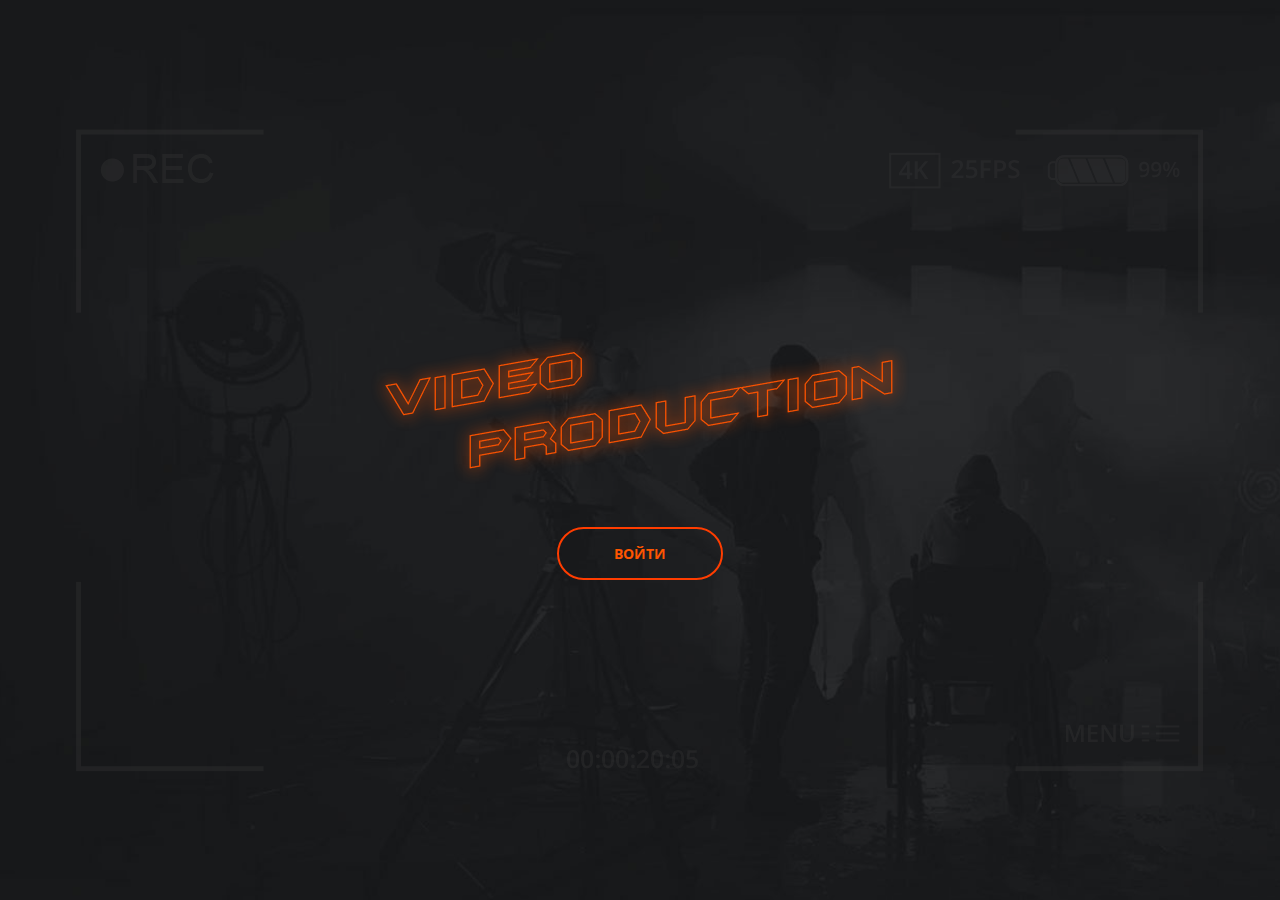
<file: index.html>
<!DOCTYPE html>
<html lang="ru">

<head>
  <meta charset="UTF-8">
  <meta name="viewport" content="width=1140, initial-scale=1.0">
  <link rel="stylesheet" href="./css/main.css">
  <link rel="stylesheet" href="https://cdnjs.cloudflare.com/ajax/libs/animate.css/4.1.1/animate.min.css">
  <title>Video Production | Main Page</title>
</head>

<body>

  <div class="wrapper index-page-wrapper">
    <div class="welcome-container">
      <div class="welcome__block animate__animated animate__jackInTheBox">
        <div class="logo ">
          <a href="./index.html" class="logo__link">
            <img src="./img/big logo.png" alt="" class="logo__image">
          </a>
        </div>
        <div class="welcome__button">
          <a href="./main-page.html" class="button button-link">Войти</a>
        </div>
      </div>
    </div>
  </div>

</body>

</html>
</file>
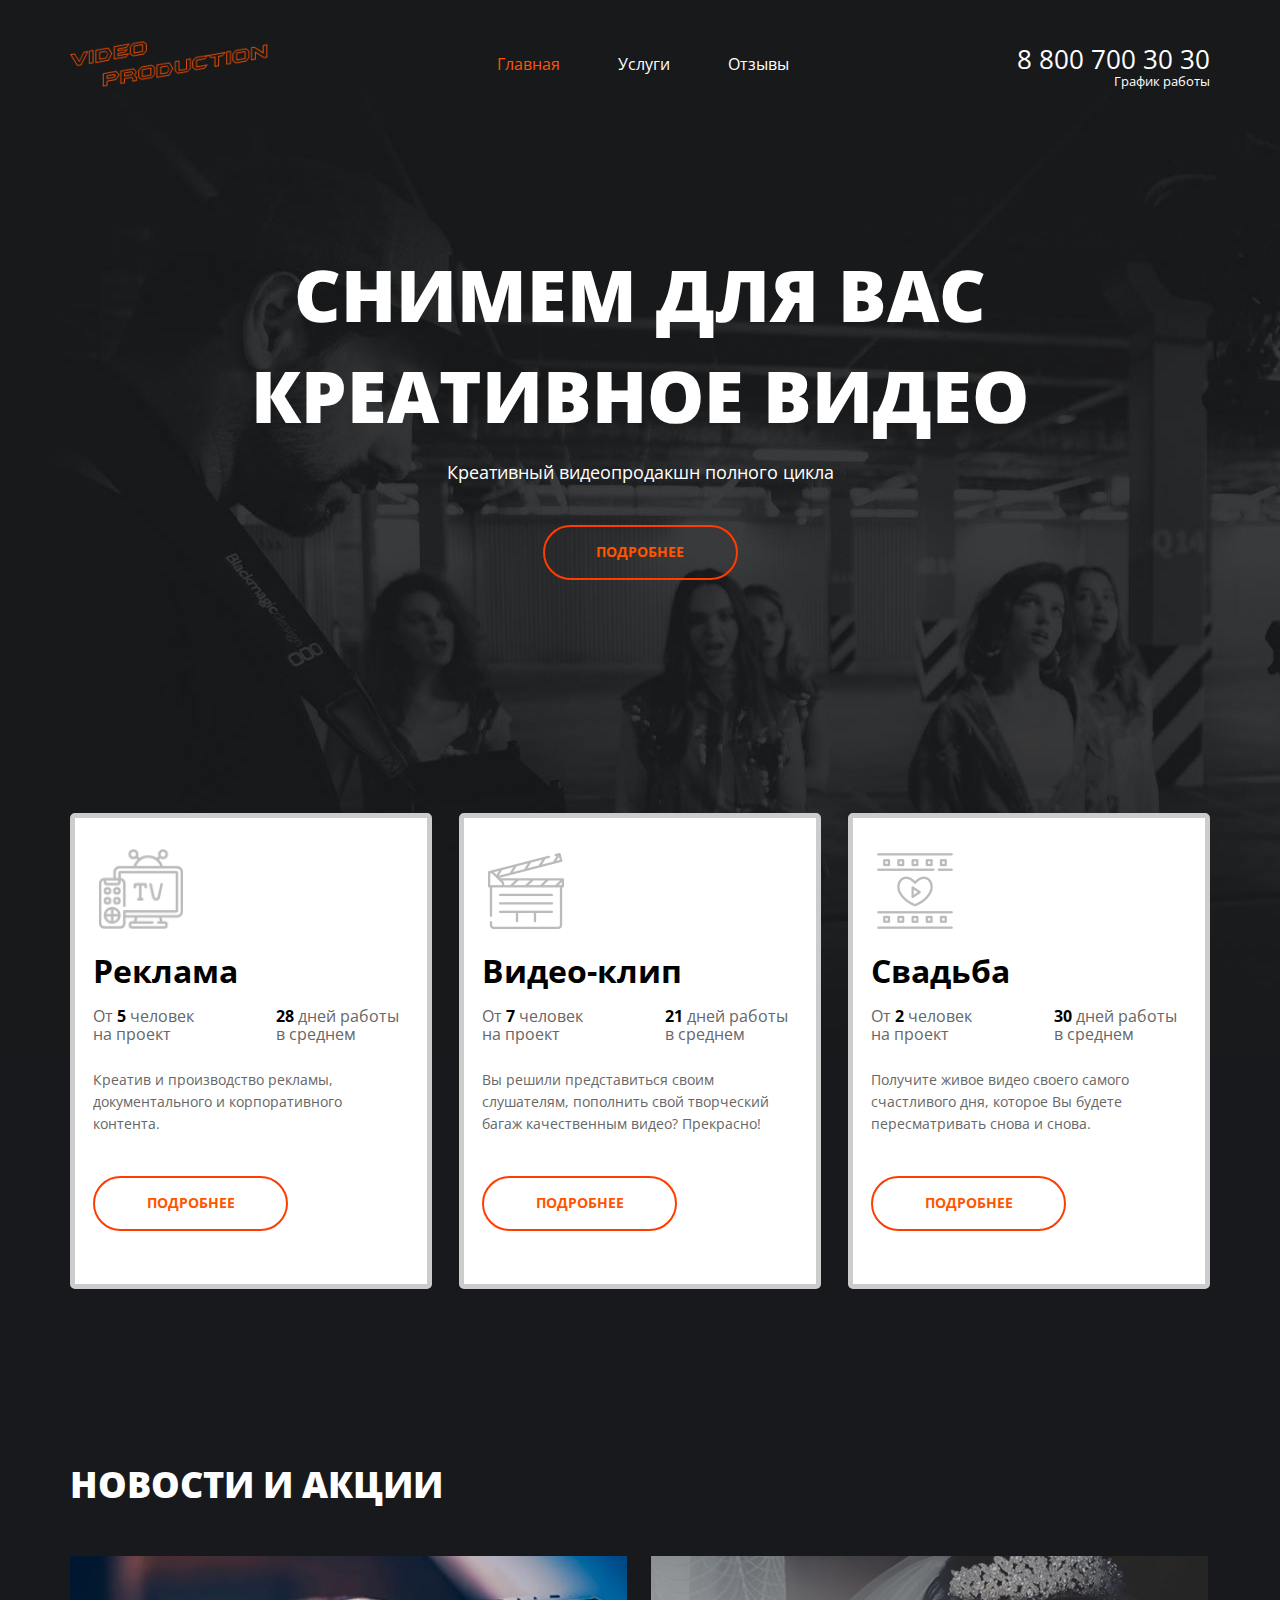
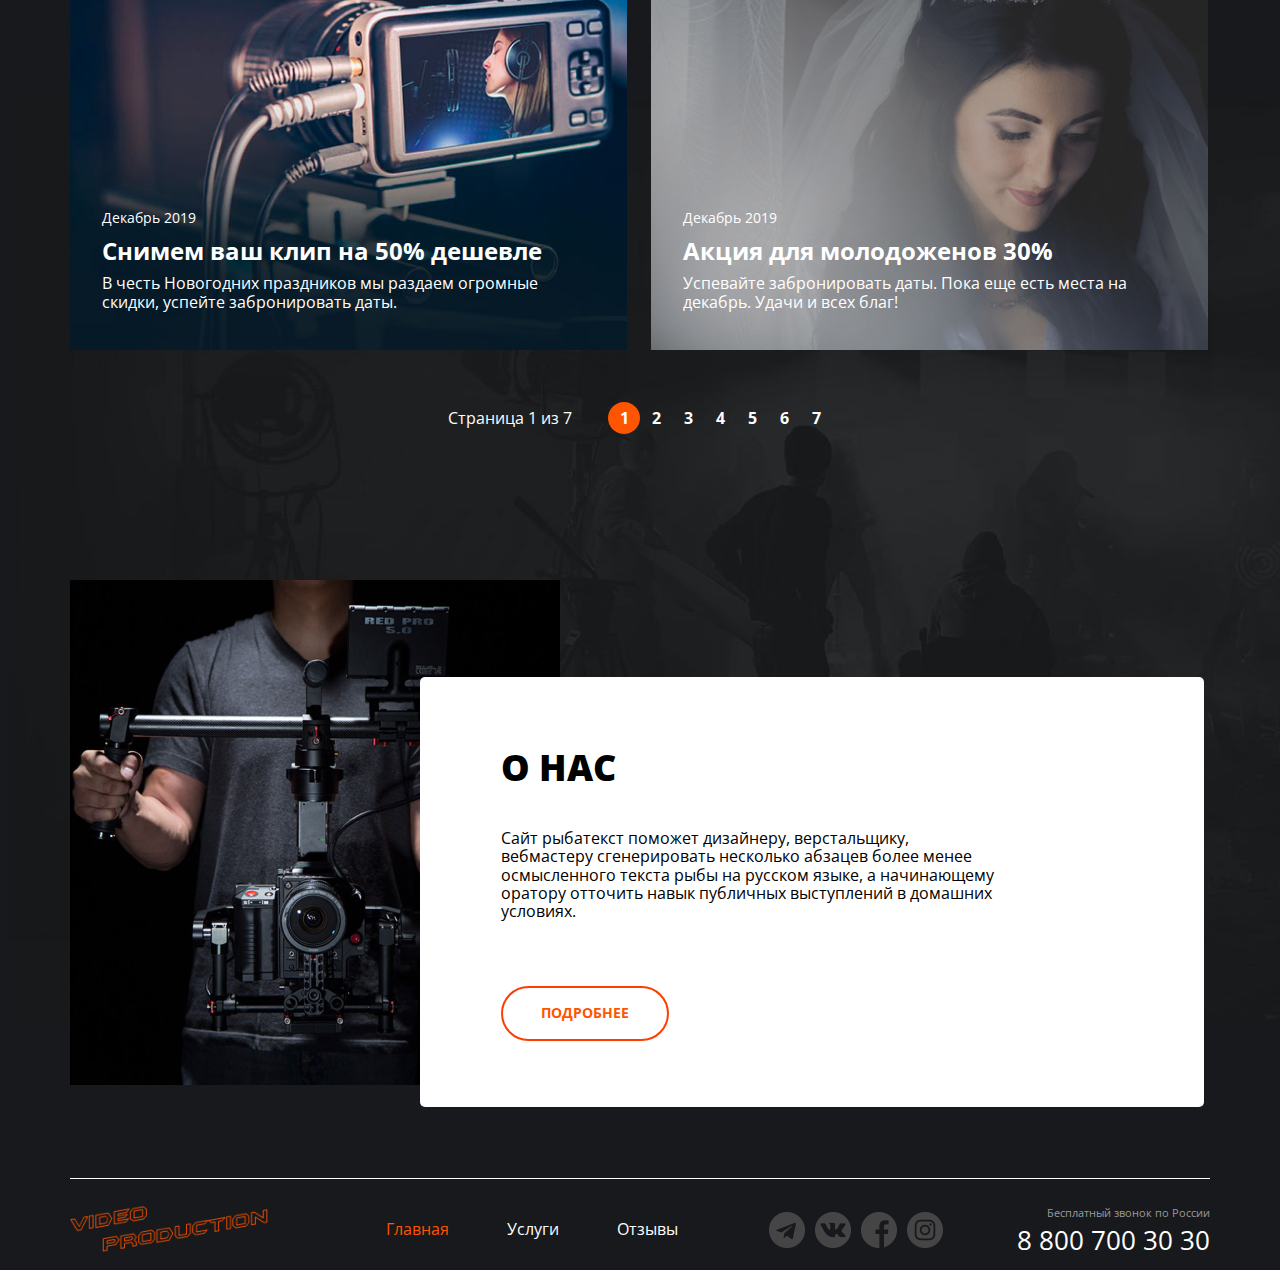
<file: main-page.html>
<!DOCTYPE html>
<html lang="ru">

<head>
  <meta charset="UTF-8">
  <meta name="viewport" content="width=1140, initial-scale=1.0">
  <link rel="stylesheet" href="./css/main.css">
  <title>Video Production | Main Page</title>
</head>

<body>

  <div class="wrapper main-page-wrapper">

    <section class="hero">
      <div class="container">
        <div class="hero__container">
          <header class="header">
            <div class="logo">
              <a href="./main-page.html" class="logo__link">
                <img src="./img/logo.png" alt="Картинка логотипа" class="logo__icon">
              </a>
            </div>
            <nav class="menu">
              <ul class="menu__list">
                <li class="menu__item menu__item--active">
                  <a href="./main-page.html" class="menu__link">Главная</a>
                </li>
                <li class="menu__item">
                  <a href="./service.html" class="menu__link">Услуги</a>
                </li>
                <li class="menu__item">
                  <a href="./reviews.html" class="menu__link">Отзывы</a>
                </li>
              </ul>
            </nav>
            <address class="contacts">
              <a href="tel:+88007003030" class="contacts__tel">8 800 700 30 30</a>
              <span class="contacts__graph">График работы</span>
              <div class="contacts__info">
                <div class="contacts__worktime">пн-вс: 09:00 - 20:00</div>
                <div class="contacts__lunch">Обед: 14:00-14:30</div>
              </div>
            </address>
          </header>
          <article class="preview">
            <h1 class="preview__title">Снимем для вас креативное видео</h1>
            <div class="preview__text">
              <p>Креативный видеопродакшн полного цикла</p>
            </div>
            <div class="preview__button">
              <button class="button button--color">Подробнее</button>
            </div>
          </article>
        </div>
      </div>
    </section>

    <main class="main">
      <div class="container">
        <div class="services">
          <ul class="services__list">
            <li class="services__item service">
              <div class="service__image service__image--adv">
                <img src="./img/tv.png" alt="" class="service__picture">
              </div>
              <article class="service__content">
                <h3 class="service__subtitle">Реклама</h3>
                <div class="service__options">
                  <div class="service__option-item">
                    <span class="service__option-text">От <strong>5</strong> человек на проект</span>
                  </div>
                  <div class="service__option-item">
                    <span class="service__option-text"><strong>28</strong> дней работы в среднем</span>
                  </div>
                </div>
                <div class="service__text">
                  <p>Креатив и производство рекламы, документального и корпоративного контента.</p>
                </div>
                <div class="service__button">
                  <button class="button button--border">Подробнее</button>
                </div>
              </article>
            </li>
            <li class="services__item service">
              <div class="service__image">
                <img src="./img/clapper.png" alt="" class="service__picture">
              </div>
              <article class="service__content">
                <h3 class="service__subtitle">Видео-клип</h3>
                <div class="service__options">
                  <div class="service__option-item">
                    <span class="service__option-text">От <strong>7</strong> человек на проект</span>
                  </div>
                  <div class="service__option-item">
                    <span class="service__option-text"><strong>21</strong> дней работы в среднем</span>
                  </div>
                </div>
                <div class="service__text">
                  <p>Вы решили представиться своим слушателям, пополнить свой творческий багаж качественным видео?
                    Прекрасно! </p>
                </div>
                <div class="service__button">
                  <button class="button">Подробнее</button>
                </div>
              </article>
            </li>
            <li class="services__item service">
              <div class="service__image">
                <img src="./img/film.png" alt="" class="service__picture">
              </div>
              <article class="service__content">
                <h3 class="service__subtitle">Свадьба</h3>
                <div class="service__options">
                  <div class="service__option-item">
                    <span class="service__option-text">От <strong>2</strong> человек на проект</span>
                  </div>
                  <div class="service__option-item">
                    <span class="service__option-text"><strong>30</strong> дней работы в среднем</span>
                  </div>
                </div>
                <div class="service__text">
                  <p>Получите живое видео своего самого счастливого дня, которое Вы будете пересматривать снова и
                    снова.
                  </p>
                </div>
                <div class="service__button">
                  <button class="button button--border">Подробнее</button>
                </div>
              </article>
            </li>
          </ul>
        </div>
      </div>

      <section class="section">
        <div class="container">
          <article class="news">
            <h2 class="news__title">Новости и акции</h2>
            <ul class="news__list">
              <li class="news__item single-news">
                <img src="./img/camera.png" alt="" class="single-news__image">
                <div class="single-news__content">
                  <time class="single-news__date">
                    Декабрь 2019
                  </time>
                  <h3 class="single-news__subtitle">Снимем ваш клип на 50% дешевле</h3>
                  <div class="single-news__text">
                    <p>В честь Новогодних праздников мы раздаем огромные скидки, успейте забронировать даты.</p>
                  </div>
                </div>
              </li>
              <li class="news__item single-news">
                <img src="./img/wedding.png" alt="" class="single-news__image">
                <div class="single-news__content">
                  <time class="single-news__date">
                    Декабрь 2019
                  </time>
                  <h3 class="single-news__subtitle">Акция для молодоженов 30%</h3>
                  <div class="single-news__text">
                    <p>Успевайте забронировать даты. Пока еще есть места на декабрь. Удачи и всех благ!</p>
                  </div>
                </div>
              </li>
            </ul>
          </article>
          <div class="paginator">
            <div class="paginator__display">Страница <span>1</span> из <span>7</span></div>
            <ul class="paginator__list">
              <li class="paginator__item paginator__item--active">
                <a href="" class="paginator__link">1</a>
              </li>
              <li class="paginator__item">
                <a href="" class="paginator__link">2</a>
              </li>
              <li class="paginator__item">
                <a href="" class="paginator__link">3</a>
              </li>
              <li class="paginator__item">
                <a href="" class="paginator__link">4</a>
              </li>
              <li class="paginator__item">
                <a href="" class="paginator__link">5</a>
              </li>
              <li class="paginator__item">
                <a href="" class="paginator__link">6</a>
              </li>
              <li class="paginator__item">
                <a href="" class="paginator__link">7</a>
              </li>
            </ul>
          </div>
        </div>
      </section>
      <section class="section">
        <div class="container">
          <article class="about">
            <div class="about__content">
              <h2 class="about__title">О нас</h2>
              <div class="about__text">
                <p>Сайт рыбатекст поможет дизайнеру, верстальщику, вебмастеру сгенерировать несколько абзацев более
                  менее осмысленного текста рыбы на русском языке, а начинающему оратору отточить навык публичных
                  выступлений в домашних условиях. </p>
              </div>
              <div class="about__button">
                <button class="button button--size">Подробнее</button>
              </div>
            </div>
          </article>
        </div>
      </section>
    </main>

    <footer class="footer-container">
      <div class="container">
        <div class="footer footer-container__section">
          <div class="footer__col">

            <div class="logo">
              <a href="/" class="logo__link">
                <img src="./img/logo.png" alt="Картинка логотипа" class="logo__icon">
              </a>
            </div>
            <nav class="menu">
              <ul class="menu__list">
                <li class="menu__item menu__item--active">
                  <a href="./main-page.html" class="menu__link">Главная</a>
                </li>
                <li class="menu__item">
                  <a href="./service.html" class="menu__link">Услуги</a>
                </li>
                <li class="menu__item">
                  <a href="./reviews.html" class="menu__link">Отзывы</a>
                </li>
              </ul>
            </nav>
          </div>
          <div class="footer__col footer__col--align--right">
            <div class="socials">
              <ul class="socials__list">
                <li class="socials__item">
                  <a href="/" class="socials__link">
                    <div class="socials__icon socials__icon--tg"></div>
                  </a>
                </li>
                <li class="socials__item">
                  <a href="" class="socials__link">
                    <div class="socials__icon socials__icon--vk"></div>
                  </a>
                </li>
                <li class="socials__item">
                  <a href="" class="socials__link">
                    <div class="socials__icon socials__icon--fb"></div>
                  </a>
                </li>
                <li class="socials__item">
                  <a href="" class="socials__link">
                    <div class="socials__icon socials__icon--in"></div>
                  </a>
                </li>
              </ul>
            </div>
            <address class="contacts">
              <div class="contacts__text">
                Бесплатный звонок по России
              </div>
              <a href="tel:+88007003030" class="contacts__tel">8 800 700 30 30</a>
            </address>
          </div>
        </div>
    </footer>
  </div>

</body>

</html>
</file>
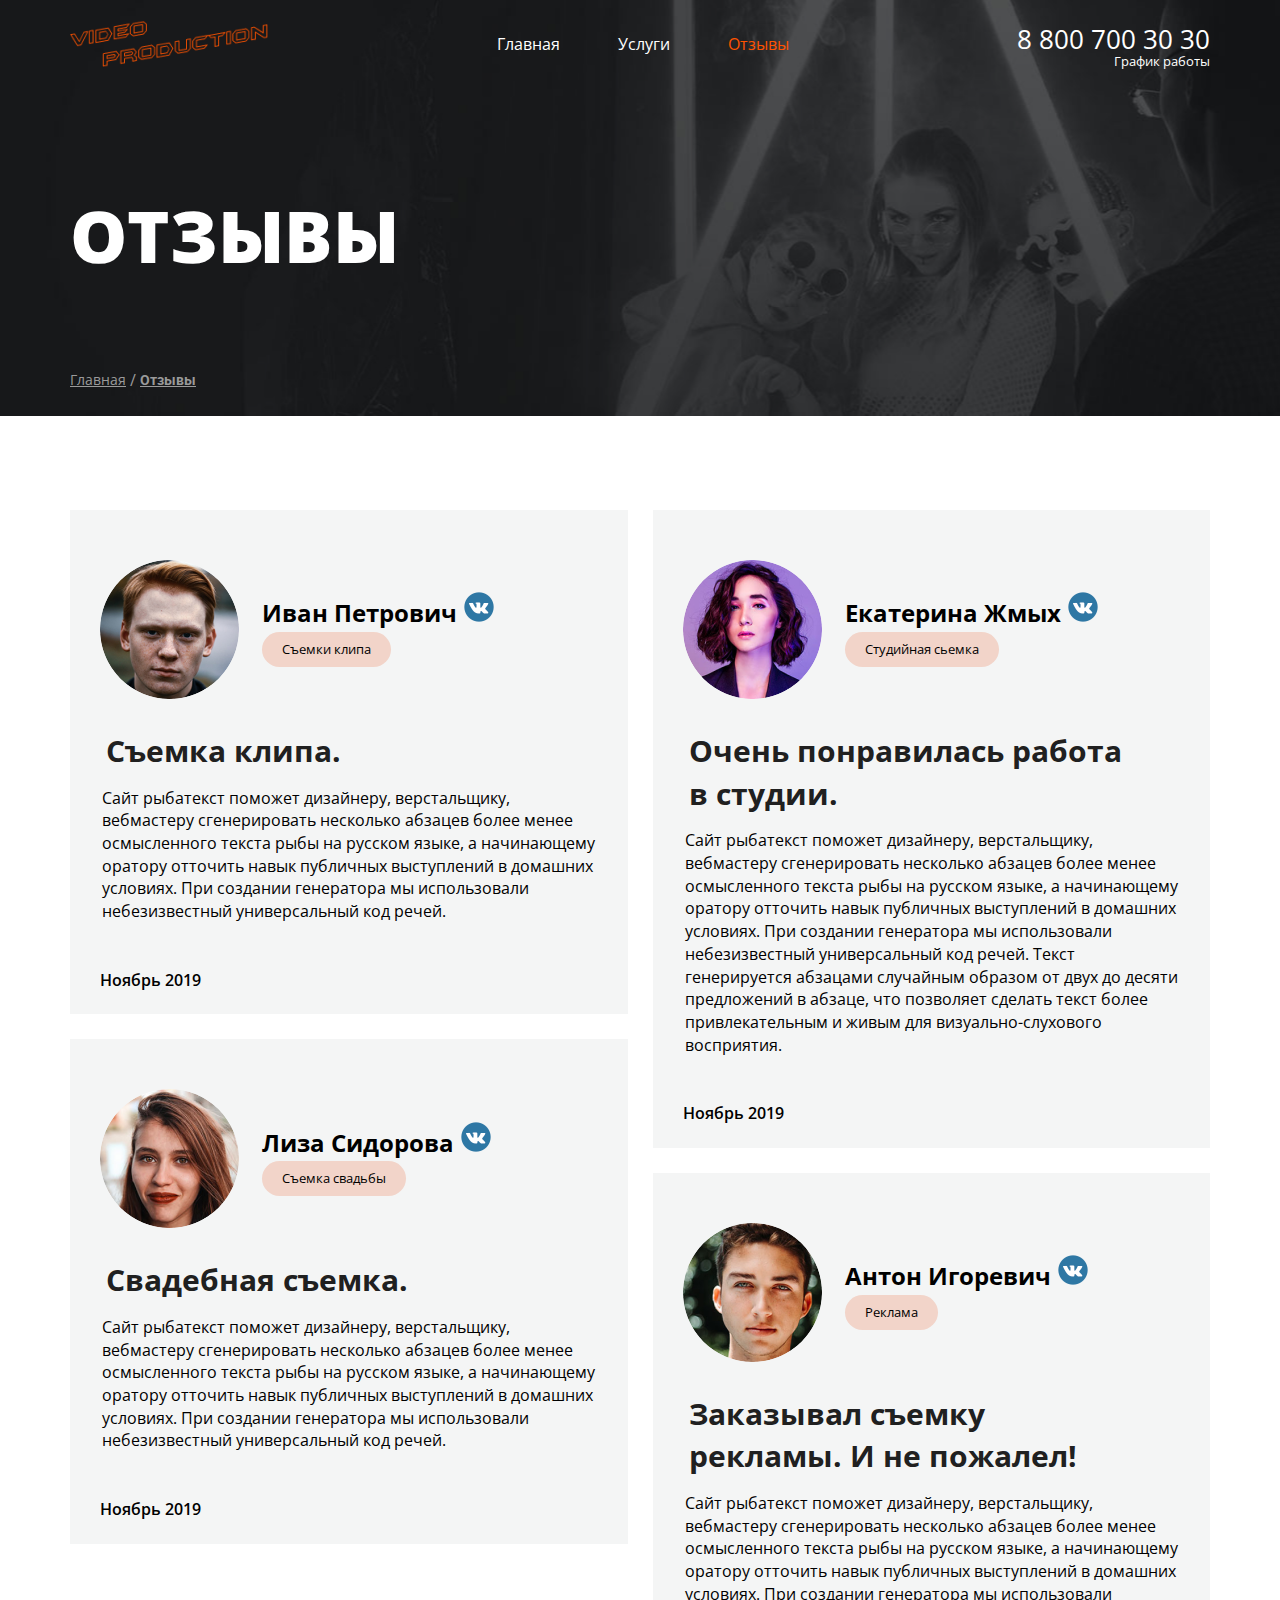
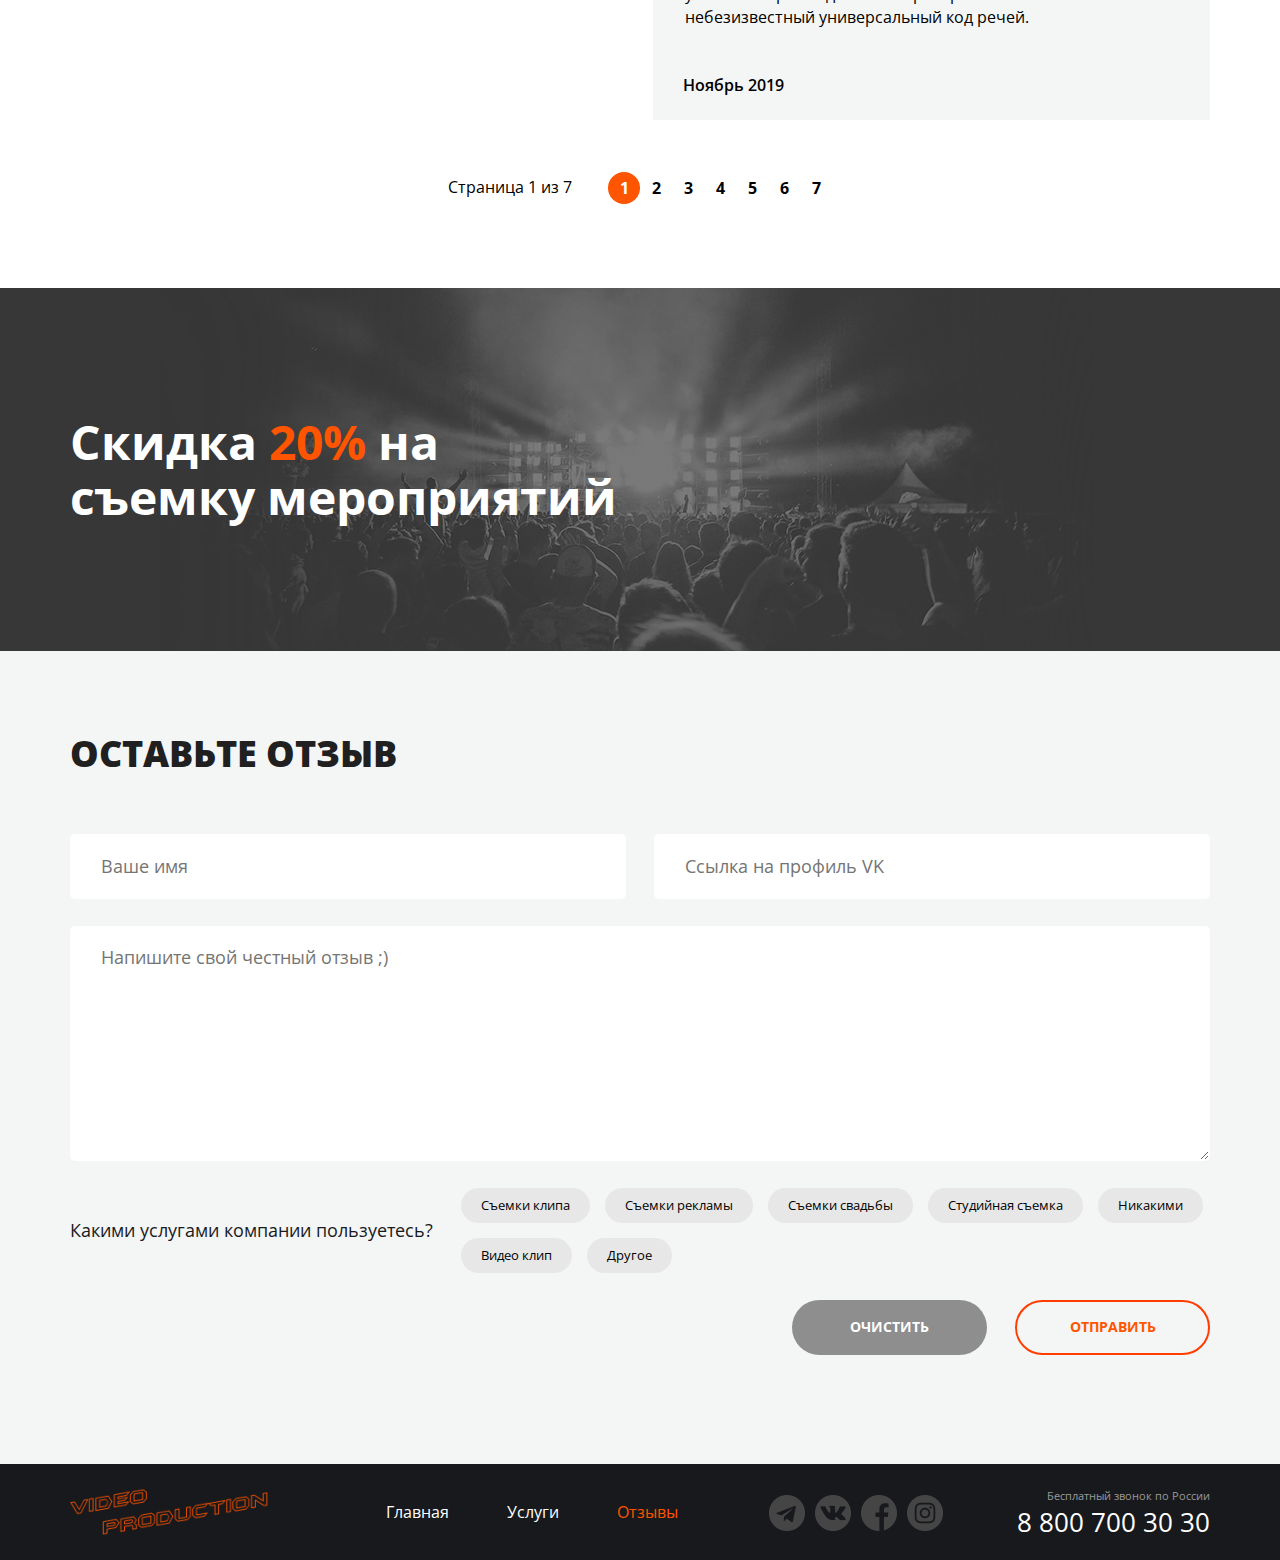
<file: reviews.html>
<!DOCTYPE html>
<html lang="ru">

<head>
  <meta charset="UTF-8">
  <meta name="viewport" content="width=1140, initial-scale=1.0">
  <link rel="stylesheet" href="./css/main.css">
  <title>Video Production | Reviews Page</title>
</head>

<body>

  <div class="wrapper">
    <section class="top-line">
      <div class="container top-line__container">
        <header class="header header--top-line">
          <div class="logo">
            <a href="./main-page.html" class="logo__link">
              <img src="./img/logo.png" alt="Картинка логотипа" class="logo__icon">
            </a>
          </div>
          <nav class="menu">
            <ul class="menu__list">
              <li class="menu__item">
                <a href="./main-page.html" class="menu__link">Главная</a>
              </li>
              <li class="menu__item">
                <a href="./service.html" class="menu__link">Услуги</a>
              </li>
              <li class="menu__item menu__item--active">
                <a href="./reviews.html" class="menu__link">Отзывы</a>
              </li>
            </ul>
          </nav>
          <address class="contacts">
            <a href="tel:+88007003030" class="contacts__tel">8 800 700 30 30</a>
            <span class="contacts__graph">График работы</span>
            <div class="contacts__info">
              <div class="contacts__worktime">пн-вс: 09:00 - 20:00</div>
              <div class="contacts__lunch">Обед: 14:00-14:30</div>
            </div>
          </address>
        </header>
        <h1 class="page-title">Отзывы</h1>
        <nav class="breadcrumbs">
          <ul class="breadcrumbs__list">
            <li class="breadcrumbs__item">
              <a href="./main-page.html" class="breadcrumbs__link">Главная</a>
            </li>
            <li class="breadcrumbs__item breadcrumbs__item--active">
              <a href="./service.html" class="breadcrumbs__link">Отзывы</a>
            </li>
          </ul>
        </nav>
      </div>
    </section>

    <main class="page-content">
      <section class="reviews">
        <div class="container">
          <ul class="reviews__list">
            <li class="review-card">
              <div class="review-card__user">
                <div class="review-card__avatar review-card__avatar--ivan"></div>
                <div class="review-card__info">
                  <div class="review-card__name">
                    <a href="#" class="review-card__link">Иван Петрович</a>
                  </div>
                  <div class="review-card__chips">
                    <div class="chips chips--active">Съемки клипа</div>
                  </div>
                </div>
              </div>
              <div class="review-card__content">
                <div class="review-card__title">Съемка клипа.</div>
                <div class="review-card__review">
                  <p>Сайт рыбатекст поможет дизайнеру, верстальщику, вебмастеру сгенерировать
                    несколько абзацев более менее осмысленного текста рыбы на русском языке, а начинающему оратору
                    отточить навык публичных выступлений в домашних условиях. При создании генератора мы использовали
                    небезизвестный универсальный код речей.</p>
                </div>
              </div>
              <time class="review-card__date">Ноябрь 2019</time>
            </li>
            <li class="review-card">
              <div class="review-card__user">
                <div class="review-card__avatar review-card__avatar--liza"></div>
                <div class="review-card__info">
                  <div class="review-card__name">
                    <a href="#" class="review-card__link">Лиза Сидорова</a>
                  </div>
                  <div class="review-card__chips">
                    <div class="chips chips--active">Съемка свадьбы</div>
                  </div>
                </div>
              </div>
              <div class="review-card__content">
                <div class="review-card__title">Свадебная съемка.</div>
                <div class="review-card__review">
                  <p>Сайт рыбатекст поможет дизайнеру, верстальщику, вебмастеру сгенерировать
                    несколько абзацев более менее осмысленного текста рыбы на русском языке, а начинающему оратору
                    отточить навык публичных выступлений в домашних условиях. При создании генератора мы использовали
                    небезизвестный универсальный код речей.</p>
                </div>
              </div>
              <time class="review-card__date">Ноябрь 2019</time>
            </li>
            <li class="review-card">
              <div class="review-card__user">
                <div class="review-card__avatar review-card__avatar--ekaterina"></div>
                <div class="review-card__info">
                  <div class="review-card__name">
                    <a href="#" class="review-card__link">Екатерина Жмых</a>
                  </div>
                  <div class="review-card__chips">
                    <div class="chips chips--active">Студийная сьемка</div>
                  </div>
                </div>
              </div>
              <div class="review-card__content">
                <div class="review-card__title">Очень понравилась работа в студии.</div>
                <div class="review-card__review">
                  <p>Сайт рыбатекст поможет дизайнеру, верстальщику, вебмастеру сгенерировать
                    несколько абзацев более менее осмысленного текста рыбы на русском языке, а начинающему оратору
                    отточить навык публичных выступлений в домашних условиях. При создании генератора мы использовали
                    небезизвестный универсальный код речей. Текст генерируется абзацами случайным образом от двух до
                    десяти предложений в абзаце, что позволяет сделать текст более привлекательным и живым для
                    визуально-слухового восприятия.</p>
                </div>
              </div>
              <time class="review-card__date">Ноябрь 2019</time>
            </li>
            <li class="review-card">
              <div class="review-card__user">
                <div class="review-card__avatar review-card__avatar--anton"></div>
                <div class="review-card__info">
                  <div class="review-card__name">
                    <a href="#" class="review-card__link">Антон Игоревич</a>
                  </div>
                  <div class="review-card__chips">
                    <div class="chips chips--active">Реклама</div>
                  </div>
                </div>
              </div>
              <div class="review-card__content">
                <div class="review-card__title">Заказывал съемку рекламы. И не пожалел!</div>
                <div class="review-card__review">
                  <p>Сайт рыбатекст поможет дизайнеру, верстальщику, вебмастеру сгенерировать
                    несколько абзацев более менее осмысленного текста рыбы на русском языке, а начинающему оратору
                    отточить навык публичных выступлений в домашних условиях. При создании генератора мы использовали
                    небезизвестный универсальный код речей.</p>
                </div>
              </div>
              <time class="review-card__date">Ноябрь 2019</time>
            </li>
          </ul>
        </div>
        <div class="paginator paginator-service paginator--theme--light">
          <div class="paginator__display">Страница <span>1</span> из <span>7</span></div>
          <ul class="paginator__list">
            <li class="paginator__item paginator__item--active">
              <a href="" class="paginator__link">1</a>
            </li>
            <li class="paginator__item ">
              <a href="" class="paginator__link">2</a>
            </li>
            <li class="paginator__item">
              <a href="" class="paginator__link">3</a>
            </li>
            <li class="paginator__item">
              <a href="" class="paginator__link">4</a>
            </li>
            <li class="paginator__item">
              <a href="" class="paginator__link">5</a>
            </li>
            <li class="paginator__item">
              <a href="" class="paginator__link">6</a>
            </li>
            <li class="paginator__item">
              <a href="" class="paginator__link">7</a>
            </li>
          </ul>
        </div>
      </section>
      <section class="banner">
        <div class="container">
          <div class="banner__text">
            <p>Скидка <span class="banner__orange-percent">20%</span> на съемку мероприятий</p>
          </div>
        </div>
      </section>
  </div>

  <section class="comment">
    <div class="container">
      <div >
        <h2 class="comment__title">Оставьте отзыв</h2>
      </div>
      <form action="" class="form">
        <div class="form__row">
          <input type="text" class="form__input" placeholder="Ваше имя">
          <input type="text" class="form__input" placeholder="Ссылка на профиль VK">
        </div>
        <div class="form__row">
          <textarea name="user-text" id="" cols="30" rows="10" class="form__input" placeholder="Напишите свой честный отзыв ;)"></textarea>
        </div>
        <div class="form__row">
          <div class="form__text">
            <p>Какими услугами компании пользуетесь?</p>
          </div>
          <ul class="chips__list">
            <li class="chips__item">
              <input type="checkbox" id="clip">
              <label for="clip" class="chips">Съемки клипа</label>
            </li>
            <li class="chips__item">
              <input type="checkbox" id="adv">
              <label for="adv" class="chips">Съемки рекламы</label>
            </li>
            <li class="chips__item">
              <input type="checkbox" id="wedd">
              <label for="wedd" class="chips">Съемки свадьбы</label>
            </li>
            <li class="chips__item">
              <input type="checkbox" id="studio">
              <label for="studio" class="chips">Студийная съемка</label>
            </li>
            <li class="chips__item">
              <input type="checkbox" id="none">
              <label for="none" class="chips">Никакими</label>
            </li>
            <li class="chips__item">
              <input type="checkbox" id="video-clip">
              <label for="video-clip" class="chips">Видео клип</label>
            </li>
            <li class="chips__item">
              <input type="checkbox" id="other">
              <label for="other" class="chips">Другое</label>
            </li>
          </ul>
        </div>
        <div class="form__row form__row--right">
          <button type="reset" class="button">Очистить</button>
          <button type="submit" class="button">Отправить</button>
        </div>
      </form>
    </div>
  </section>

  </main>

  <footer class="inner-footer">
    <div class="container inner-footer__container">
      <div class="footer">
        <div class="footer__col">

          <div class="logo">
            <a href="/" class="logo__link">
              <img src="./img/logo.png" alt="Картинка логотипа" class="logo__icon">
            </a>
          </div>
          <nav class="menu">
            <ul class="menu__list">
              <li class="menu__item">
                <a href="./main-page.html" class="menu__link">Главная</a>
              </li>
              <li class="menu__item">
                <a href="./service.html" class="menu__link">Услуги</a>
              </li>
              <li class="menu__item menu__item--active">
                <a href="./reviews.html" class="menu__link">Отзывы</a>
              </li>
            </ul>
          </nav>
        </div>
        <div class="footer__col footer__col--align--right">
          <div class="socials">
            <ul class="socials__list">
              <li class="socials__item">
                <a href="/" class="socials__link">
                  <div class="socials__icon socials__icon--tg"></div>
                </a>
              </li>
              <li class="socials__item">
                <a href="" class="socials__link">
                  <div class="socials__icon socials__icon--vk"></div>
                </a>
              </li>
              <li class="socials__item">
                <a href="" class="socials__link">
                  <div class="socials__icon socials__icon--fb"></div>
                </a>
              </li>
              <li class="socials__item">
                <a href="" class="socials__link">
                  <div class="socials__icon socials__icon--in"></div>
                </a>
              </li>
            </ul>
          </div>
          <address class="contacts">
            <div class="contacts__text">
              Бесплатный звонок по России
            </div>
            <a href="tel:+88007003030" class="contacts__tel">8 800 700 30 30</a>
          </address>
        </div>
      </div>
  </footer>

  </div>

</body>

</html>
</file>
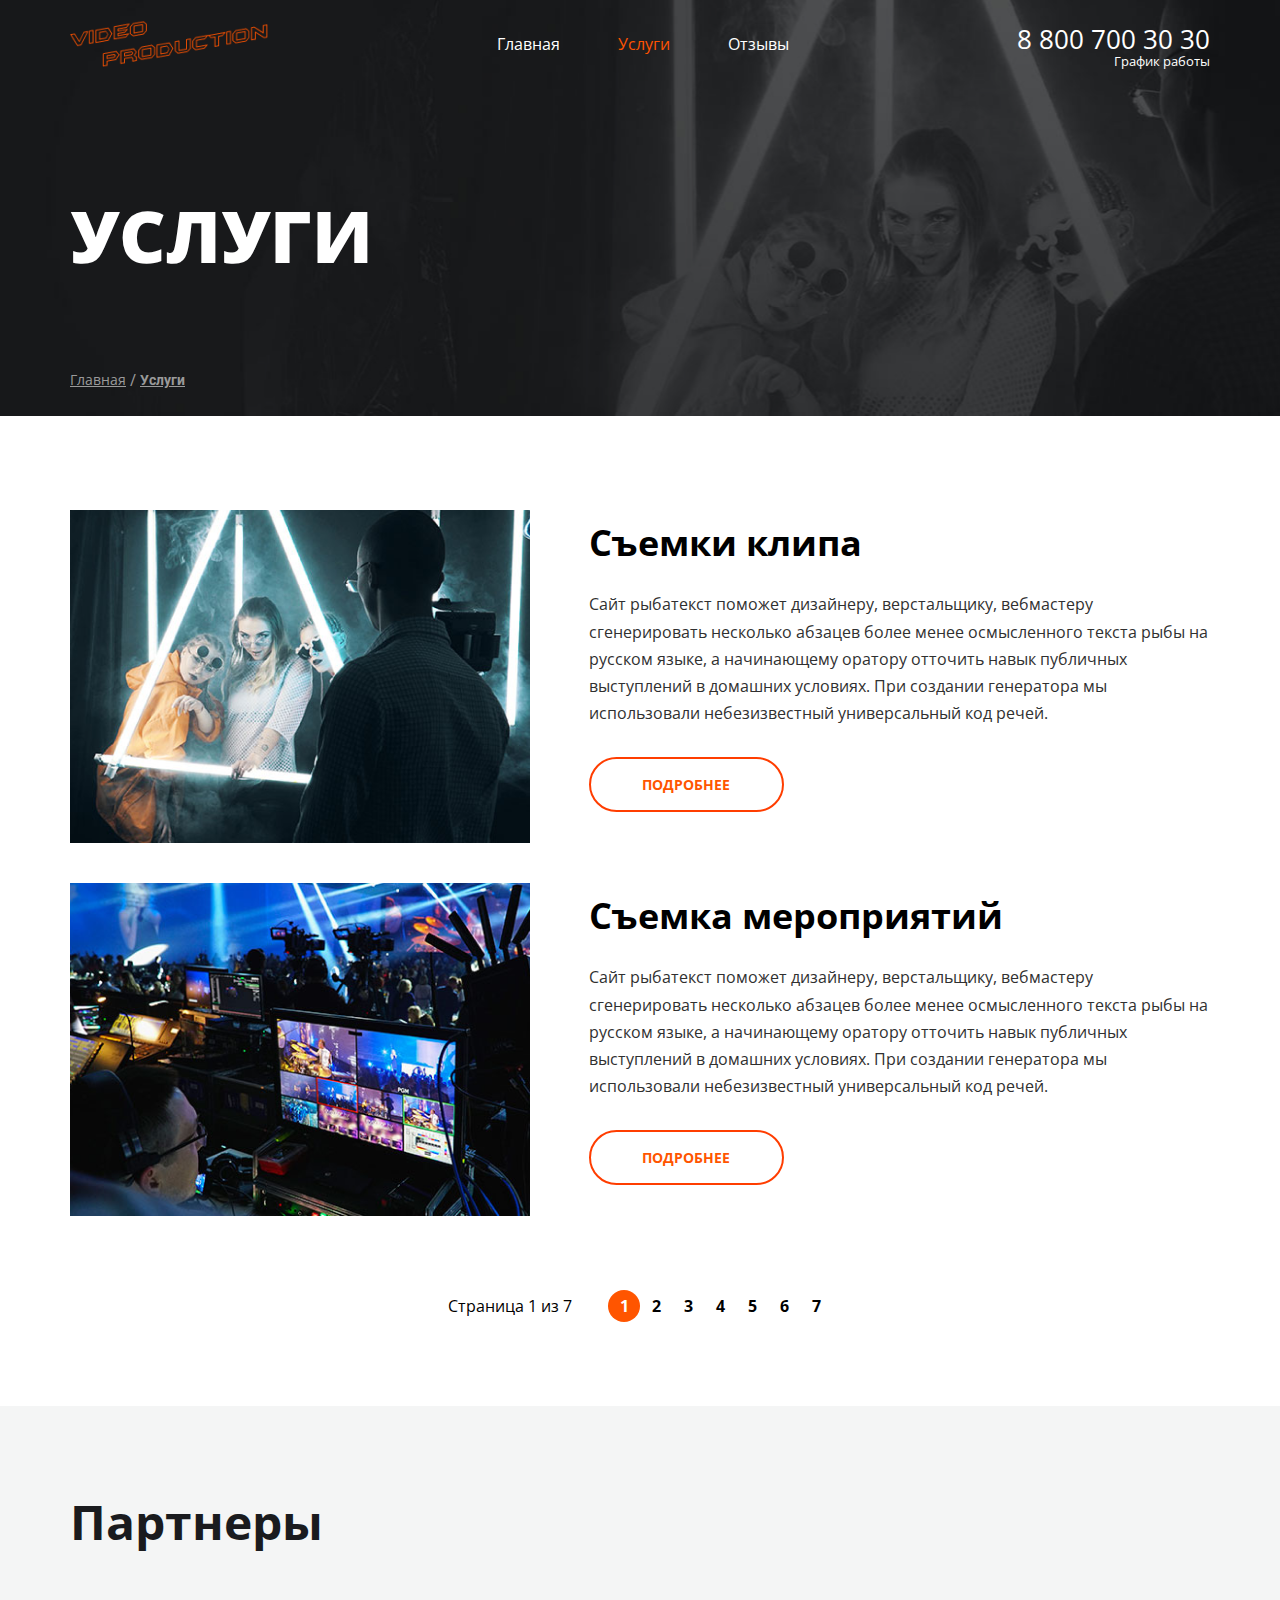
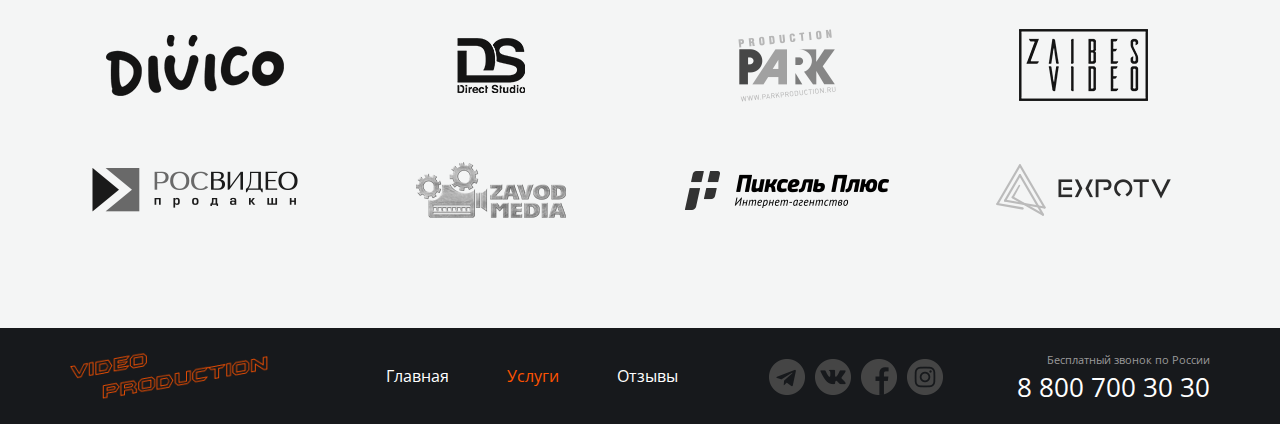
<file: service.html>
<!DOCTYPE html>
<html lang="ru">

<head>
  <meta charset="UTF-8">
  <meta name="viewport" content="width=1140, initial-scale=1.0">
  <link rel="stylesheet" href="./css/main.css">
  <title>Video Production | Services Page</title>
</head>

<body>

  <div class="wrapper">
    <section class="top-line">
      <div class="container top-line__container">
        <header class="header header--top-line">
          <div class="logo">
            <a href="./main-page.html" class="logo__link">
              <img src="./img/logo.png" alt="Картинка логотипа" class="logo__icon">
            </a>
          </div>
          <nav class="menu">
            <ul class="menu__list">
              <li class="menu__item">
                <a href="./main-page.html" class="menu__link">Главная</a>
              </li>
              <li class="menu__item menu__item--active">
                <a href="./service.html" class="menu__link">Услуги</a>
              </li>
              <li class="menu__item">
                <a href="./reviews.html" class="menu__link">Отзывы</a>
              </li>
            </ul>
          </nav>
          <address class="contacts">
            <a href="tel:+88007003030" class="contacts__tel">8 800 700 30 30</a>
            <span class="contacts__graph">График работы</span>
            <div class="contacts__info">
              <div class="contacts__worktime">пн-вс: 09:00 - 20:00</div>
              <div class="contacts__lunch">Обед: 14:00-14:30</div>
            </div>
          </address>
        </header>
          <h1 class="page-title">Услуги</h1>
          <nav class="breadcrumbs">
            <ul class="breadcrumbs__list">
              <li class="breadcrumbs__item">
                <a href="./main-page.html" class="breadcrumbs__link">Главная</a>
              </li>
              <li class="breadcrumbs__item breadcrumbs__item--active">
                <a href="./service.html" class="breadcrumbs__link">Услуги</a>
              </li>
            </ul>
          </nav>
      </div>
    </section>

    <main class="page-content">
      <div class="container">
        <ul class="services-page">
          <li class="services-page__item service-page">
            <div class="service-page__img">
              <img src="./img/girls.png" alt="" class="service-page__picture">
            </div>
            <div class="service-page__content">
              <h2 class="service-page__title">
                Съемки клипа
              </h2>
              <div class="service-page__desc">
                <p>
                  Сайт рыбатекст поможет дизайнеру, верстальщику, вебмастеру сгенерировать несколько абзацев более менее осмысленного текста рыбы на русском языке, а начинающему оратору отточить навык публичных выступлений в домашних условиях. При создании генератора мы использовали небезизвестный универсальный код речей.
                </p>
              </div>
              <div class="service-page__button">
                <button class="button button--border">Подробнее</button>
              </div>
            </div>
          </li>
          <li class="services-page__item service-page">
            <div class="service-page__img">
              <img src="./img/engineer.png" alt="" class="service-page__picture">
            </div>
            <div class="service-page__content">
              <h2 class="service-page__title">
                Съемка мероприятий
              </h2>
              <div class="service-page__desc">
                <p>
                  Сайт рыбатекст поможет дизайнеру, верстальщику, вебмастеру сгенерировать несколько абзацев более менее осмысленного текста рыбы на русском языке, а начинающему оратору отточить навык публичных выступлений в домашних условиях. При создании генератора мы использовали небезизвестный универсальный код речей. 
                </p>
              </div>
              <div class="service-page__button">
                <button class="button">Подробнее</button>
              </div>
            </div>
          </li>
        </ul>
        
        <div class="paginator paginator-service paginator--theme--light">
          <div class="paginator__display">Страница <span>1</span> из <span>7</span></div>
          <ul class="paginator__list">
            <li class="paginator__item paginator__item--active">
              <a href="" class="paginator__link">1</a>
            </li>
            <li class="paginator__item ">
              <a href="" class="paginator__link">2</a>
            </li>
            <li class="paginator__item">
              <a href="" class="paginator__link">3</a>
            </li>
            <li class="paginator__item">
              <a href="" class="paginator__link">4</a>
            </li>
            <li class="paginator__item">
              <a href="" class="paginator__link">5</a>
            </li>
            <li class="paginator__item">
              <a href="" class="paginator__link">6</a>
            </li>
            <li class="paginator__item">
              <a href="" class="paginator__link">7</a>
            </li>
          </ul>
        </div>     
      </div>
    </main>
    
    <section class="inner-section inner-section--bg--grey">
      <div class="container">
        <h2 class="inner-section__title">Партнеры</h2>
        <ul class="partners">
          <li class="partners__item">
            <a href="#" class="partners__link">
              <div class="partners__icon partners__icon--divico"></div>
            </a>
          </li>
          <li class="partners__item">
            <a href="#" class="partners__link">
              <div class="partners__icon partners__icon--ds"></div>
            </a>
          </li>
          <li class="partners__item">
            <a href="#" class="partners__link">
              <div class="partners__icon partners__icon--park"></div>
            </a>
          </li>
          <li class="partners__item">
            <a href="#" class="partners__link">
              <div class="partners__icon partners__icon--zvibes"></div>
            </a>
          </li>
          <li class="partners__item">
            <a href="#" class="partners__link">
              <div class="partners__icon partners__icon--rosvideo"></div>
            </a>
          </li>
          <li class="partners__item">
            <a href="#" class="partners__link">
              <div class="partners__icon partners__icon--zavod"></div>
            </a>
          </li>
          <li class="partners__item">
            <a href="#" class="partners__link">
              <div class="partners__icon partners__icon--pixel"></div>
            </a>
          </li>
          <li class="partners__item">
            <a href="#" class="partners__link">
              <div class="partners__icon partners__icon--expotv"></div>
            </a>
          </li>
        </ul>
      </div>
    </section>

    <footer class="inner-footer">
      <div class="container inner-footer__container">
        <div class="footer">
          <div class="footer__col">

            <div class="logo">
              <a href="/" class="logo__link">
                <img src="./img/logo.png" alt="Картинка логотипа" class="logo__icon">
              </a>
            </div>
            <nav class="menu">
              <ul class="menu__list">
                <li class="menu__item">
                  <a href="./main-page.html" class="menu__link">Главная</a>
                </li>
                <li class="menu__item menu__item--active">
                  <a href="./service.html" class="menu__link">Услуги</a>
                </li>
                <li class="menu__item">
                  <a href="./reviews.html" class="menu__link">Отзывы</a>
                </li>
              </ul>
            </nav>
          </div>
          <div class="footer__col footer__col--align--right">
            <div class="socials">
              <ul class="socials__list">
                <li class="socials__item">
                  <a href="/" class="socials__link">
                    <div class="socials__icon socials__icon--tg"></div>
                  </a>
                </li>
                <li class="socials__item">
                  <a href="" class="socials__link">
                    <div class="socials__icon socials__icon--vk"></div>
                  </a>
                </li>
                <li class="socials__item">
                  <a href="" class="socials__link">
                    <div class="socials__icon socials__icon--fb"></div>
                  </a>
                </li>
                <li class="socials__item">
                  <a href="" class="socials__link">
                    <div class="socials__icon socials__icon--in"></div>
                  </a>
                </li>
              </ul>
            </div>
            <address class="contacts">
              <div class="contacts__text">
                Бесплатный звонок по России
              </div>
              <a href="tel:+88007003030" class="contacts__tel">8 800 700 30 30</a>
            </address>
          </div>
        </div>
    </footer>

  </div>

</body>

</html>
</file>
<file: css/main.css>
@import url(./layout/normalize.css);
@import url(./layout/base.css);

@import url(./blocks/header.css);
@import url(./blocks/menu.css);
@import url(./blocks/contacts.css);

@import url(./blocks/preview.css);
@import url(./blocks/services.css);
@import url(./blocks/news.css);
@import url(./blocks/paginator.css);
@import url(./blocks/about.css);
@import url(./blocks/socials.css);
@import url(./blocks/reviews.css);
@import url(./blocks/chips.css);
@import url(./blocks/banner.css);
@import url(./blocks/comment.css);
@import url(./blocks/form.css);

@import url(./blocks/footer.css);




@import url(./blocks/breadcrumbs.css);
@import url(./blocks/inner-section.css);
@import url(./blocks/partners.css);
</file>
